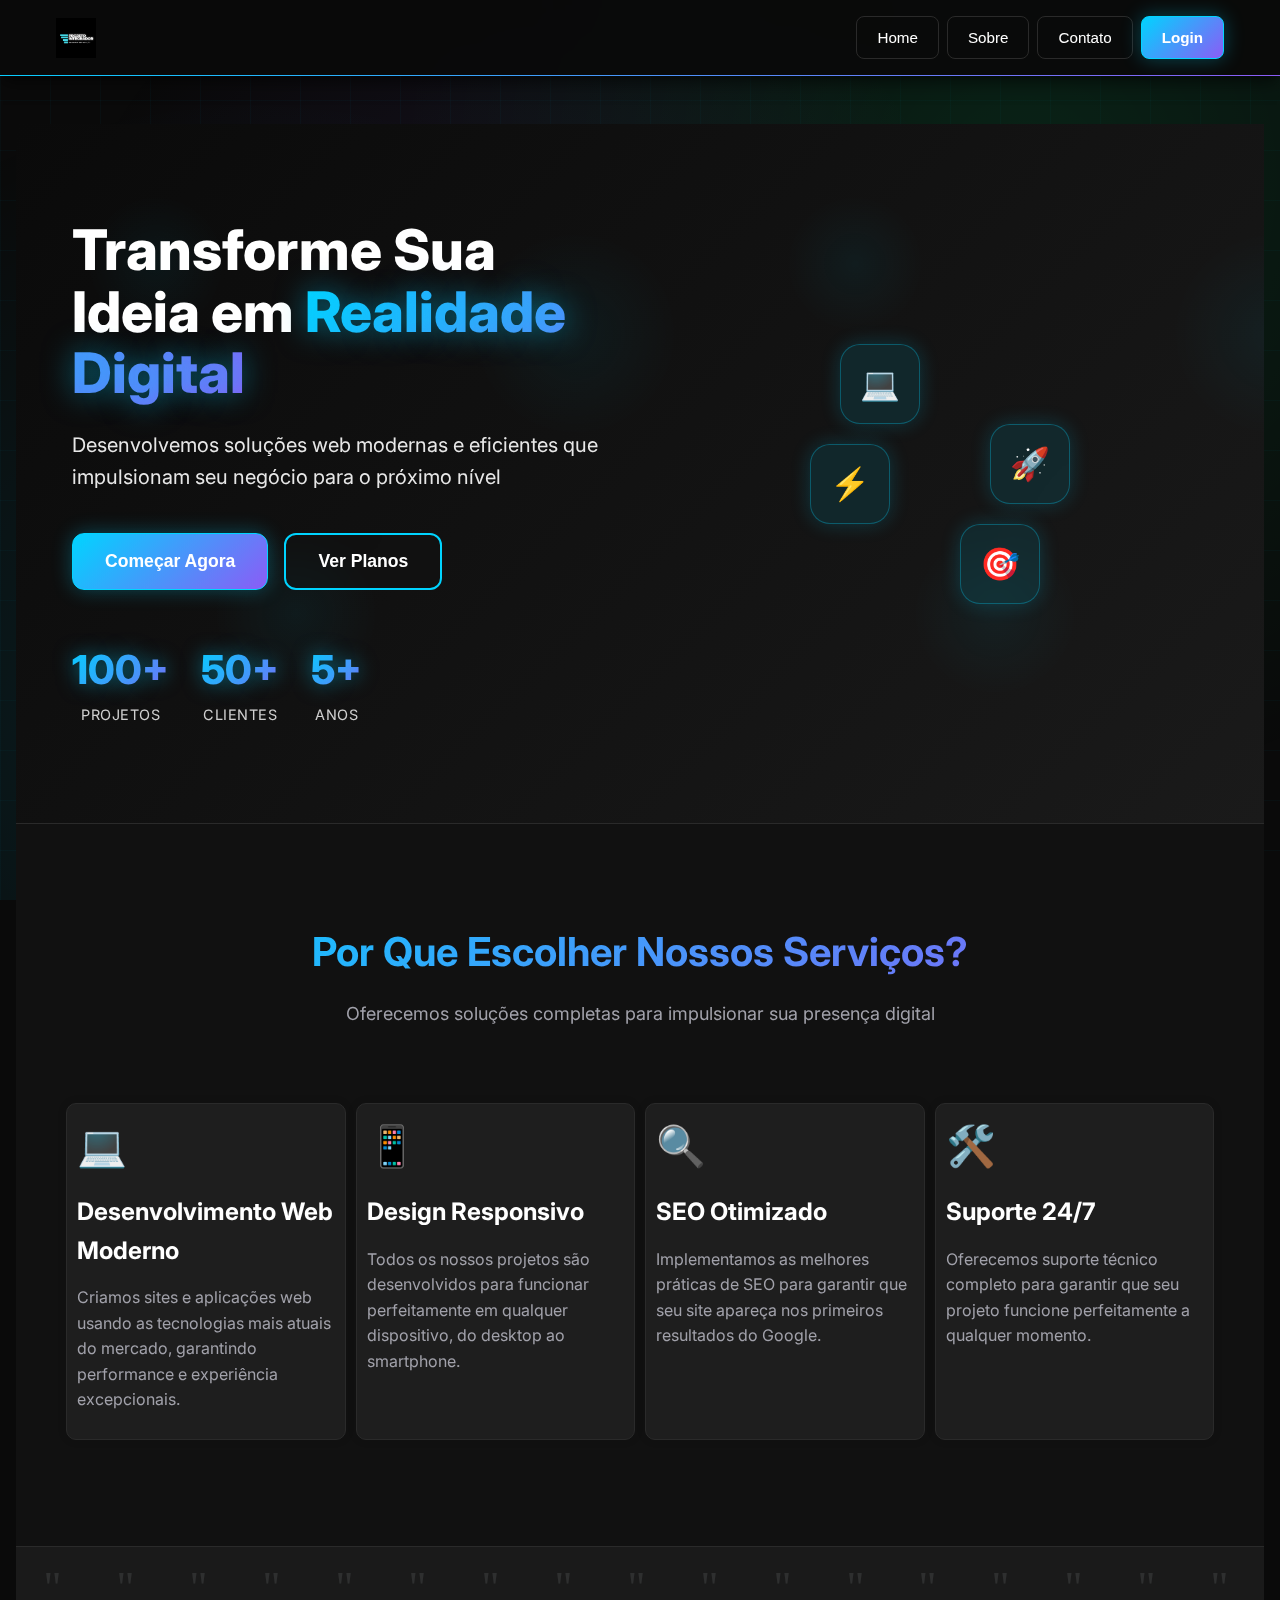
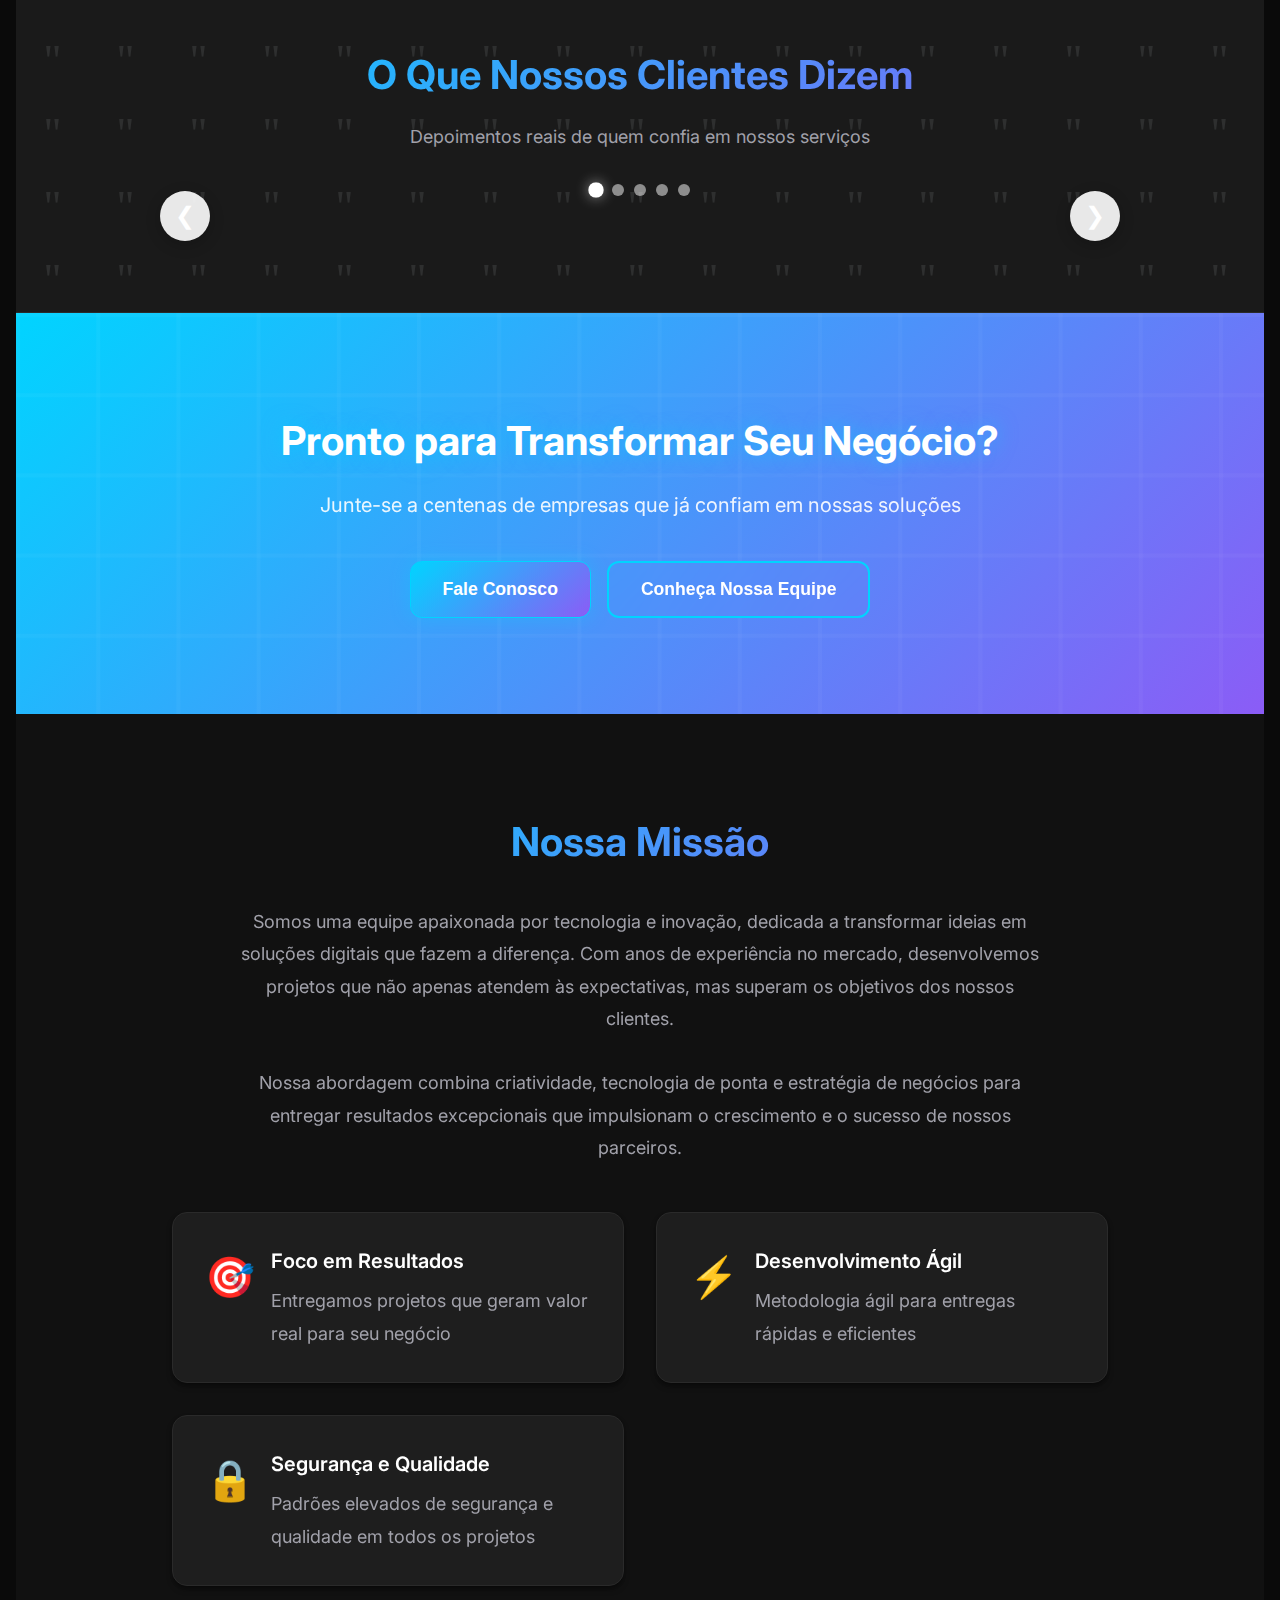
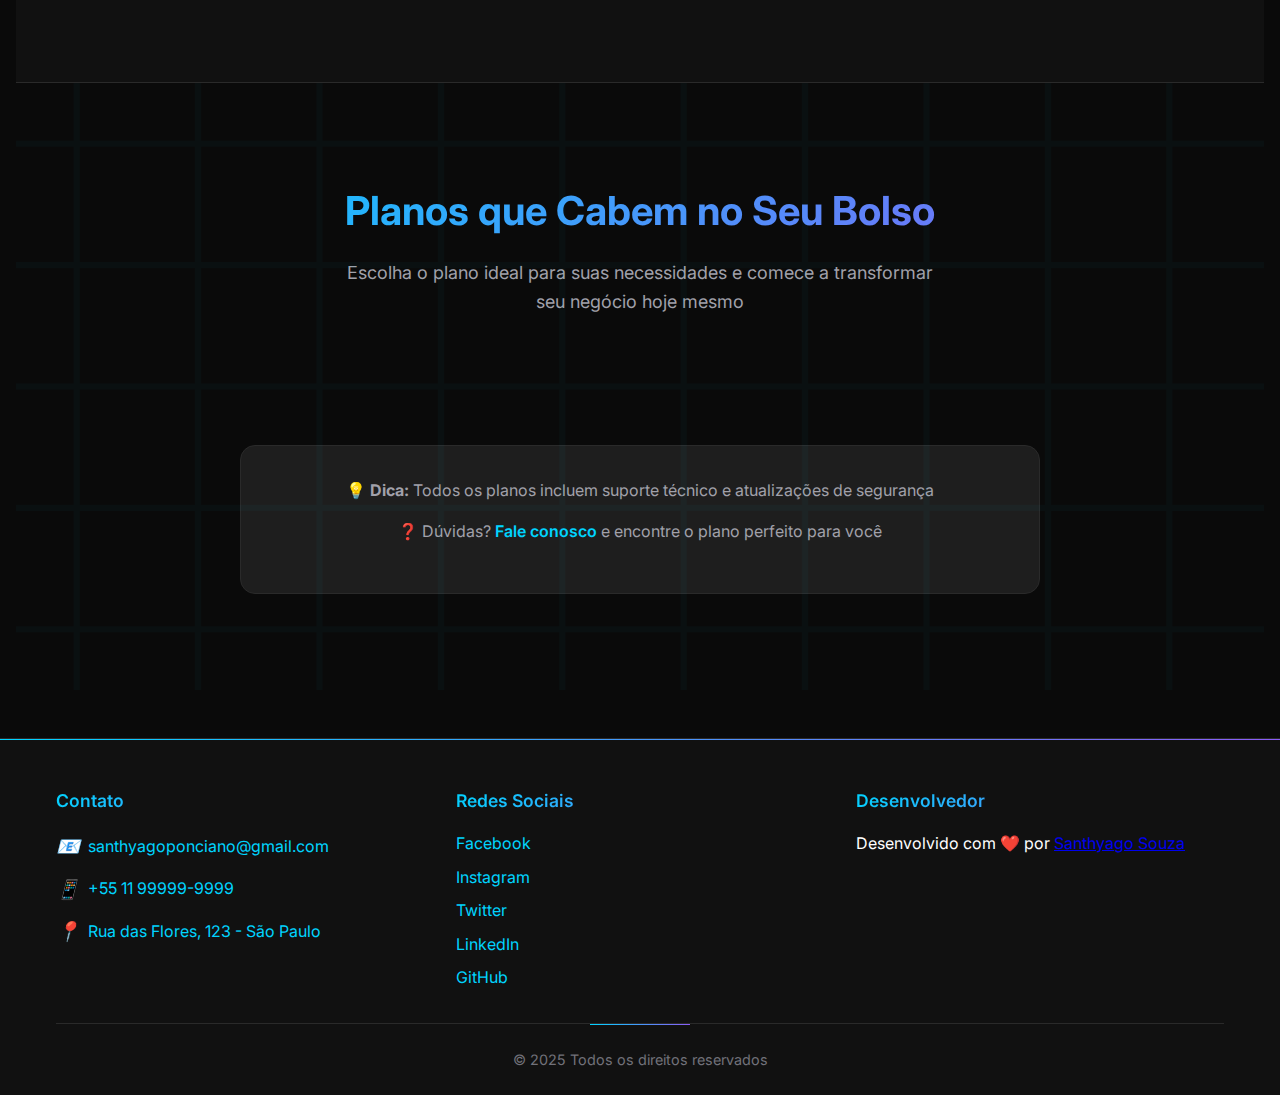
<file: index.html>
<!DOCTYPE html>
<html lang="pt-BR">

<head>
    <meta charset="UTF-8">
    <meta name="viewport" content="width=device-width, initial-scale=1.0">
    <link rel="stylesheet" href="css/global.css">
    <link rel="stylesheet" href="css/menu.css">
    <link rel="stylesheet" href="css/components.css">
    <link href="https://fonts.googleapis.com/css2?family=Inter:wght@300;400;500;600;700&display=swap" rel="stylesheet">
    <title>Home</title>
</head>

<body>
    <header class="header">
        <div class="container">
            <div class="logo">
                <a href="#" id="home">
                    <img src="img/logo.png" alt="Logo da empresa">
                </a>
            </div>
            
            <nav class="nav">
                <button class="nav-btn" id="home">Home</button>
                <button class="nav-btn" id="sobre">Sobre</button>
                <button class="nav-btn" id="contato">Contato</button>
                <button class="nav-btn nav-btn--login" id="login">Login</button>
            </nav>
            
            <button class="mobile-menu-toggle" id="mobile-menu-toggle">
                <span></span>
                <span></span>
                <span></span>
            </button>
        </div>
    </header>

    <main class="main">
        <div id="corpo"></div>
    </main>

    <footer class="footer">
        <div class="container">
            <div class="footer-content">
                <div class="footer-section">
                    <h3>Contato</h3>
                    <div class="contact-info">
                        <p><i class="icon">📧</i> <a href="mailto:santhyagoponciano@gmail.com">santhyagoponciano@gmail.com</a></p>
                        <p><i class="icon">📱</i> <a href="tel:+5511999999999">+55 11 99999-9999</a></p>
                        <p><i class="icon">📍</i> <a href="https://www.google.com/maps/...">Rua das Flores, 123 - São Paulo</a></p>
                    </div>
                </div>
                
                <div class="footer-section">
                    <h3>Redes Sociais</h3>
                    <div class="social-links">
                        <a href="https://www.facebook.com/santhyago.souzadev" class="social-link">Facebook</a>
                        <a href="https://www.instagram.com/santhyago.souzadev/" class="social-link">Instagram</a>
                        <a href="https://www.twitter.com/santhyago.souzadev" class="social-link">Twitter</a>
                        <a href="https://www.linkedin.com/in/santhyago.souzadev" class="social-link">LinkedIn</a>
                        <a href="https://www.github.com/santhyago.souzadev" class="social-link">GitHub</a>
                    </div>
                </div>
                
                <div class="footer-section">
                    <h3>Desenvolvedor</h3>
                    <p>Desenvolvido com ❤️ por <a href="https://www.instagram.com/santhyago.souzadev/">Santhyago Souza</a></p>
                </div>
            </div>
            
            <div class="footer-bottom">
                <p>&copy; 2025 Todos os direitos reservados</p>
            </div>
        </div>
    </footer>

    <script src="js/api.js"></script>
    <script src="js/route.js"></script>
</body>

</html>
</file>
<file: css/menu.css>
/* Header e Menu */
.header {
    background: rgba(10, 10, 10, 0.95);
    backdrop-filter: blur(10px);
    box-shadow: var(--shadow-lg);
    position: sticky;
    top: 0;
    z-index: 100;
    border-bottom: 1px solid var(--border-color);
    border-image: var(--gradient-primary) 1;
}

.header .container {
    display: flex;
    align-items: center;
    justify-content: space-between;
    padding: 1rem;
    min-height: 70px;
}

/* Logo */
.logo {
    display: flex;
    align-items: center;
    flex-shrink: 0;
}

.logo a {
    display: flex;
    align-items: center;
    text-decoration: none;
}

.logo img {
    height: 40px;
    width: auto;
    object-fit: contain;
}

/* Navegação */
.nav {
    display: flex;
    align-items: center;
    gap: 0.5rem;
}

.nav-btn {
    padding: 0.75rem 1.25rem;
    border: 1px solid var(--border-color);
    border-radius: var(--radius-md);
    background: transparent;
    color: var(--text-primary);
    font-size: 0.95rem;
    font-weight: 500;
    cursor: pointer;
    text-decoration: none;
    display: flex;
    align-items: center;
    gap: 0.5rem;
    position: relative;
    overflow: hidden;
    transition: all 0.3s ease;
}

.nav-btn::before {
    content: '';
    position: absolute;
    top: 0;
    left: -100%;
    width: 100%;
    height: 100%;
    background: var(--gradient-primary);
    transition: left 0.5s;
    opacity: 0.1;
}

.nav-btn:hover::before {
    left: 100%;
}

.nav-btn:hover {
    background: var(--gradient-primary);
    color: var(--text-primary);
    transform: translateY(-2px);
    box-shadow: var(--shadow-glow);
    border-color: var(--primary-color);
}

.nav-btn--login {
    background: var(--gradient-primary);
    color: var(--text-primary);
    font-weight: 600;
    border: 1px solid var(--primary-color);
    box-shadow: var(--shadow-glow);
}

.nav-btn--login:hover {
    background: var(--gradient-secondary);
    transform: translateY(-2px);
    box-shadow: var(--shadow-accent);
    border-color: var(--accent-color);
}

/* Menu Mobile */
.mobile-menu-toggle {
    display: none;
    flex-direction: column;
    gap: 4px;
    background: none;
    border: none;
    cursor: pointer;
    padding: 0.5rem;
    border-radius: var(--radius-sm);
}

.mobile-menu-toggle span {
    width: 25px;
    height: 3px;
    background: var(--text-primary);
    border-radius: 2px;
    transition: all 0.3s ease;
}

.mobile-menu-toggle:hover span {
    background: var(--primary-color);
    box-shadow: 0 0 10px var(--primary-color);
}

/* Main Content */
.main {
    flex: 1;
    padding: 2rem 0;
}

#corpo {
    min-height: 400px;
    padding: 1rem;
}

/* Footer */
.footer {
    background: var(--bg-secondary);
    color: var(--text-primary);
    margin-top: auto;
    border-top: 1px solid var(--border-color);
    position: relative;
}

.footer::before {
    content: '';
    position: absolute;
    top: 0;
    left: 0;
    right: 0;
    height: 1px;
    background: var(--gradient-primary);
}

.footer-content {
    display: grid;
    grid-template-columns: repeat(auto-fit, minmax(250px, 1fr));
    gap: 2rem;
    padding: 3rem 0 2rem;
}

.footer-section h3 {
    color: var(--text-primary);
    margin-bottom: 1rem;
    font-size: 1.1rem;
    font-weight: 600;
    background: var(--gradient-primary);
    -webkit-background-clip: text;
    -webkit-text-fill-color: transparent;
    background-clip: text;
}

.contact-info p {
    margin-bottom: 0.75rem;
    display: flex;
    align-items: center;
    gap: 0.5rem;
}

.contact-info .icon {
    font-size: 1.2rem;
}

.contact-info a,
.social-link {
    color: var(--primary-color);
    text-decoration: none;
    transition: all 0.3s ease;
}

.contact-info a:hover,
.social-link:hover {
    color: var(--accent-color);
    text-decoration: underline;
    text-shadow: 0 0 10px var(--accent-color);
}

.social-links {
    display: flex;
    flex-direction: column;
    gap: 0.5rem;
}

.footer-bottom {
    border-top: 1px solid var(--border-color);
    padding: 1.5rem 0;
    text-align: center;
    color: var(--text-muted);
    font-size: 0.9rem;
    position: relative;
}

.footer-bottom::before {
    content: '';
    position: absolute;
    top: 0;
    left: 50%;
    transform: translateX(-50%);
    width: 100px;
    height: 1px;
    background: var(--gradient-primary);
}

/* Responsividade */
@media (max-width: 768px) {
    .nav {
        display: none;
        position: absolute;
        top: 100%;
        left: 0;
        right: 0;
        background: var(--bg-card);
        backdrop-filter: blur(10px);
        box-shadow: var(--shadow-lg);
        flex-direction: column;
        padding: 1rem;
        gap: 0.5rem;
        border-top: 1px solid var(--border-color);
        border-image: var(--gradient-primary) 1;
    }
    
    .nav.active {
        display: flex;
    }
    
    .mobile-menu-toggle {
        display: flex;
    }
    
    .header .container {
        padding: 0.75rem 1rem;
    }
    
    .footer-content {
        grid-template-columns: 1fr;
        gap: 1.5rem;
        padding: 2rem 0 1.5rem;
    }
    
    .social-links {
        flex-direction: row;
        flex-wrap: wrap;
        gap: 1rem;
    }
}

@media (max-width: 480px) {
    .container {
        padding: 0 0.75rem;
    }
    
    .header .container {
        padding: 0.5rem 0.75rem;
    }
    
    .logo img {
        height: 35px;
    }
    
    .nav-btn {
        padding: 0.75rem 1rem;
        font-size: 0.9rem;
    }
}
</file>
<file: css/components.css>
/* Componentes reutilizáveis */

/* Loading States */
.loading-container {
    display: flex;
    flex-direction: column;
    align-items: center;
    justify-content: center;
    padding: 3rem;
    text-align: center;
}

.loading-spinner {
    width: 40px;
    height: 40px;
    border: 4px solid var(--border-color);
    border-top: 4px solid var(--primary-color);
    border-radius: 50%;
    animation: spin 1s linear infinite;
    margin-bottom: 1rem;
}

@keyframes spin {
    0% { transform: rotate(0deg); }
    100% { transform: rotate(360deg); }
}

.loading-container p {
    color: var(--text-secondary);
    font-size: 1rem;
    margin: 0;
}

/* Error States */
.error-container {
    display: flex;
    flex-direction: column;
    align-items: center;
    justify-content: center;
    padding: 3rem;
    text-align: center;
    background: var(--bg-card);
    border: 1px solid var(--border-color);
    border-radius: var(--radius-lg);
    margin: 1rem 0;
    color: var(--text-primary);
}

.error-icon {
    font-size: 3rem;
    margin-bottom: 1rem;
}

.error-container h3 {
    color: var(--accent-color);
    margin-bottom: 0.5rem;
    font-size: 1.25rem;
}

.error-container p {
    color: var(--text-secondary);
    margin-bottom: 1.5rem;
}

.retry-btn {
    background: var(--gradient-primary);
    color: var(--text-primary);
    border: 1px solid var(--primary-color);
    padding: 0.75rem 1.5rem;
    border-radius: var(--radius-md);
    cursor: pointer;
    font-weight: 500;
    transition: all 0.2s ease;
    box-shadow: var(--shadow-glow);
}

.retry-btn:hover {
    background: var(--gradient-secondary);
    transform: translateY(-2px);
    box-shadow: var(--shadow-accent);
}

/* Cards dinâmicos */
.dynamic-card {
    background: var(--bg-card);
    border-radius: var(--radius-lg);
    padding: 1.5rem;
    box-shadow: var(--shadow-md);
    transition: all 0.3s ease;
    border: 1px solid var(--border-color);
    color: var(--text-primary);
}

.dynamic-card:hover {
    transform: translateY(-4px);
    box-shadow: var(--shadow-glow);
    border-color: var(--primary-color);
}

.dynamic-card h3 {
    color: var(--text-primary);
    margin-bottom: 0.75rem;
    font-size: 1.25rem;
    font-weight: 600;
}

.dynamic-card p {
    color: var(--text-secondary);
    line-height: 1.6;
    margin-bottom: 1rem;
}

.dynamic-card .meta {
    font-size: 0.875rem;
    color: var(--text-secondary);
    font-style: italic;
}

/* Grid responsivo para cards */
.cards-grid {
    display: grid;
    grid-template-columns: repeat(auto-fit, minmax(300px, 1fr));
    gap: 1.5rem;
    margin: 2rem 0;
}

/* Animações de entrada */
.fade-in {
    animation: fadeIn 0.6s ease-in-out;
}

@keyframes fadeIn {
    from {
        opacity: 0;
        transform: translateY(20px);
    }
    to {
        opacity: 1;
        transform: translateY(0);
    }
}

/* Botões de ação */
.action-btn {
    background: var(--gradient-primary);
    color: var(--text-primary);
    border: 1px solid var(--primary-color);
    padding: 0.875rem 1.75rem;
    border-radius: var(--radius-md);
    font-weight: 600;
    cursor: pointer;
    transition: all 0.2s ease;
    text-decoration: none;
    display: inline-block;
    text-align: center;
    box-shadow: var(--shadow-glow);
}

.action-btn:hover {
    background: var(--gradient-secondary);
    transform: translateY(-2px);
    box-shadow: var(--shadow-accent);
}

.action-btn--secondary {
    background: transparent;
    color: var(--primary-color);
    border: 2px solid var(--primary-color);
    box-shadow: none;
}

.action-btn--secondary:hover {
    background: var(--gradient-primary);
    color: var(--text-primary);
    box-shadow: var(--shadow-glow);
}

/* Badges */
.badge {
    display: inline-block;
    padding: 0.25rem 0.75rem;
    border-radius: var(--radius-sm);
    font-size: 0.75rem;
    font-weight: 600;
    text-transform: uppercase;
    letter-spacing: 0.05em;
}

.badge--primary {
    background: var(--gradient-primary);
    color: var(--text-primary);
    box-shadow: 0 0 10px rgba(0, 212, 255, 0.3);
}

.badge--success {
    background: var(--gradient-secondary);
    color: var(--text-primary);
    box-shadow: 0 0 10px rgba(0, 255, 136, 0.3);
}

.badge--warning {
    background: var(--gradient-secondary);
    color: var(--text-primary);
    box-shadow: 0 0 10px rgba(0, 255, 136, 0.3);
}

/* Responsividade para componentes */
@media (max-width: 768px) {
    .cards-grid {
        grid-template-columns: 1fr;
        gap: 1rem;
    }
    
    .dynamic-card {
        padding: 1rem;
    }
    
    .loading-container,
    .error-container {
        padding: 2rem 1rem;
    }
}
</file>
<file: css/global.css>
/* Reset e estilos base */
* {
    margin: 0;
    padding: 0;
    box-sizing: border-box;
}

:root {
    /* Cores principais - Tema escuro tecnológico */
    --primary-color: #00d4ff;
    --primary-hover: #00b8e6;
    --secondary-color: #8b5cf6;
    --accent-color: #00ff88;
    --accent-hover: #00e677;
    
    /* Cores de texto */
    --text-primary: #ffffff;
    --text-secondary: #a1a1aa;
    --text-muted: #71717a;
    
    /* Cores de fundo */
    --bg-primary: #0a0a0a;
    --bg-secondary: #111111;
    --bg-tertiary: #1a1a1a;
    --bg-card: #1e1e1e;
    --bg-hover: #2a2a2a;
    
    /* Cores de borda */
    --border-color: #2a2a2a;
    --border-hover: #404040;
    
    /* Sombras */
    --shadow-sm: 0 1px 2px 0 rgb(0 0 0 / 0.3);
    --shadow-md: 0 4px 6px -1px rgb(0 0 0 / 0.4), 0 2px 4px -2px rgb(0 0 0 / 0.3);
    --shadow-lg: 0 10px 15px -3px rgb(0 0 0 / 0.5), 0 4px 6px -4px rgb(0 0 0 / 0.4);
    --shadow-glow: 0 0 20px rgba(0, 212, 255, 0.3);
    --shadow-accent: 0 0 20px rgba(0, 255, 136, 0.3);
    
    /* Bordas */
    --radius-sm: 0.375rem;
    --radius-md: 0.5rem;
    --radius-lg: 0.75rem;
    --radius-xl: 1rem;
    
    /* Gradientes tecnológicos */
    --gradient-primary: linear-gradient(135deg, #00d4ff 0%, #8b5cf6 100%);
    --gradient-secondary: linear-gradient(135deg, #00ff88 0%, #00d4ff 100%);
    --gradient-dark: linear-gradient(135deg, #0a0a0a 0%, #1a1a1a 100%);
    --gradient-card: linear-gradient(135deg, #1e1e1e 0%, #2a2a2a 100%);
}

body {
    font-family: 'Inter', -apple-system, BlinkMacSystemFont, 'Segoe UI', Roboto, sans-serif;
    line-height: 1.6;
    color: var(--text-primary);
    background: var(--bg-primary);
    min-height: 100vh;
    display: flex;
    flex-direction: column;
    position: relative;
    overflow-x: hidden;
}

/* Efeito de grid tecnológico no fundo */
body::before {
    content: '';
    position: fixed;
    top: 0;
    left: 0;
    width: 100%;
    height: 100%;
    background-image: 
        linear-gradient(rgba(0, 212, 255, 0.03) 1px, transparent 1px),
        linear-gradient(90deg, rgba(0, 212, 255, 0.03) 1px, transparent 1px);
    background-size: 50px 50px;
    pointer-events: none;
    z-index: -1;
}

/* Efeito de partículas flutuantes */
body::after {
    content: '';
    position: fixed;
    top: 0;
    left: 0;
    width: 100%;
    height: 100%;
    background: radial-gradient(circle at 20% 80%, rgba(0, 212, 255, 0.1) 0%, transparent 50%),
                radial-gradient(circle at 80% 20%, rgba(0, 255, 136, 0.1) 0%, transparent 50%),
                radial-gradient(circle at 40% 40%, rgba(139, 92, 246, 0.1) 0%, transparent 50%);
    pointer-events: none;
    z-index: -1;
    animation: float 20s ease-in-out infinite;
}

@keyframes float {
    0%, 100% { transform: translateY(0px) rotate(0deg); }
    50% { transform: translateY(-20px) rotate(180deg); }
}

.container {
    max-width: 1200px;
    margin: 0 auto;
    padding: 0 1rem;
}

/* Transições suaves */
* {
    transition: all 0.2s ease-in-out;
}

/* Scroll suave */
html {
    scroll-behavior: smooth;
}
</file>
